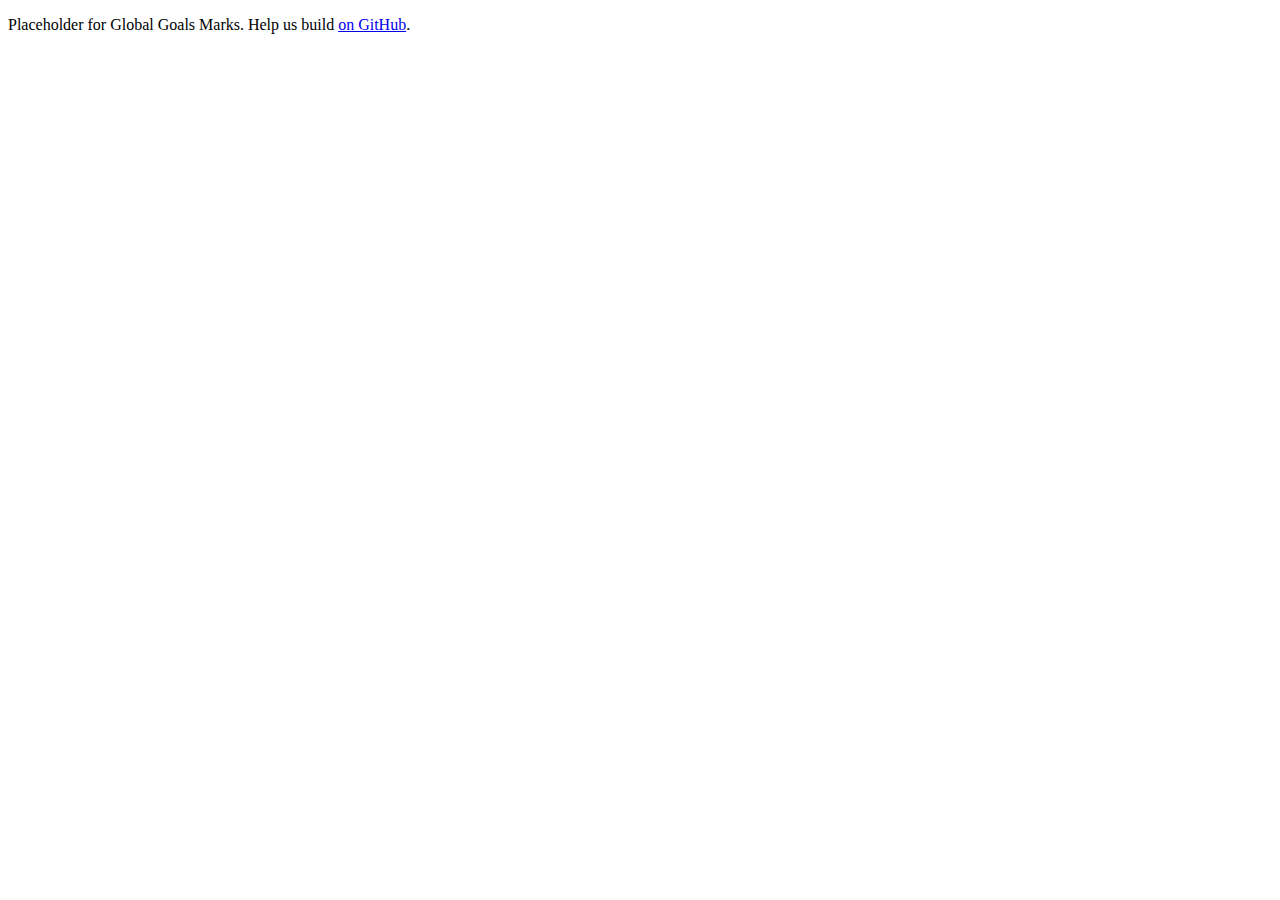
<file: index.html>
<!doctype html>
<html lang="en">
  <head>
    <meta charset="utf-8">
    <title>Global Goals Marks</title>
    <meta name="viewport" content="width=device-width, initial-scale=1">
  </head>

  <body>
    <p>Placeholder for Global Goals Marks. Help us build <a href="https://github.com/GlobalGoalsMarks/globalgoalsmarks.org">on GitHub</a>.</p>
  </body>
</html>
</file>
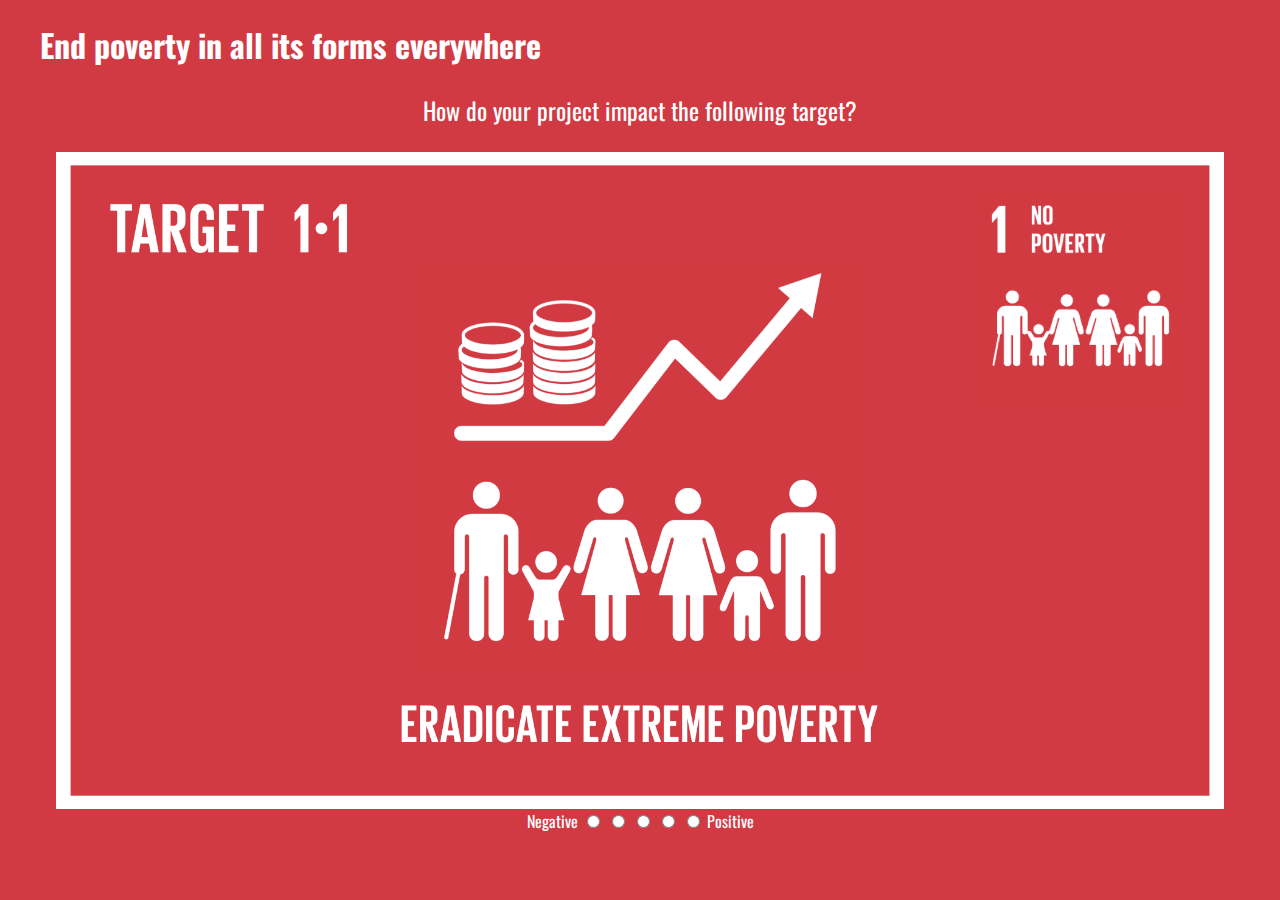
<file: app/index.html>
<!DOCTYPE html>
<html lang="en">

<head>
    <meta charset="UTF-8">
    <meta http-equiv="X-UA-Compatible" content="IE=edge">
    <meta name="viewport" content="width=device-width, initial-scale=1.0">
    <title>Global Goals Marks App</title>
    <link rel="preconnect" href="https://fonts.googleapis.com">
    <link rel="preconnect" href="https://fonts.gstatic.com" crossorigin>
    <link href="https://fonts.googleapis.com/css2?family=Oswald:wght@500&display=swap" rel="stylesheet">
    <link rel="stylesheet" href="style.css">
</head>

<body>

    <main>
        <h1></h1>
        <div id="question">
            <p>How do your project impact the following target?</p>
            <img src="#">
            <form class="button-group">
                <span>Negative</span>
                <input type="radio" id="a" name="marks" value="1">
                <input type="radio" id="b" name="marks" value="2">
                <input type="radio" id="c" name="marks" value="3">
                <input type="radio" id="d" name="marks" value="4">
                <input type="radio" id="e" name="marks" value="5">
                <span>Positive</span>
            </form>
        </div>
    </main>

    <script src="image-template.js"></script>
    <script src="app.js"></script>
</body>

</html>
</file>
<file: app/style.css>
:root{
    --goal-1-color: #E5243B;
    --goal-2-color: #DDA63A;
    --goal-3-color: #4C9F38;
    --goal-4-color: #C5192D;
    --goal-5-color: #FF3A21;
    --goal-6-color: #26BDE2;
    --goal-7-color: #FCC30B;
    --goal-8-color: #A21942;
    --goal-9-color: #FD6925;
    --goal-10-color: #DD1367;
    --goal-11-color: #FD9D24;
    --goal-12-color: #BF8B2E;
    --goal-13-color: #3F7E44;
    --goal-14-color: #0A97D9;
    --goal-15-color: #56C02B;
    --goal-16-color: #00689D;
    --goal-17-color: #19486A;
}

body {
    font-family: 'Oswald', sans-serif;
    margin: 0;
    background: #D13A43;
    color: #fff;
}

main {
    max-width: 1200px;
    margin: auto;
}

p {
    text-align: center;
    font-size: 1.5rem;
}

.button-group {
    text-align: center;
}

img {
    max-width: calc(100% - 2rem);
    margin: auto;
    display: block;
}
</file>
